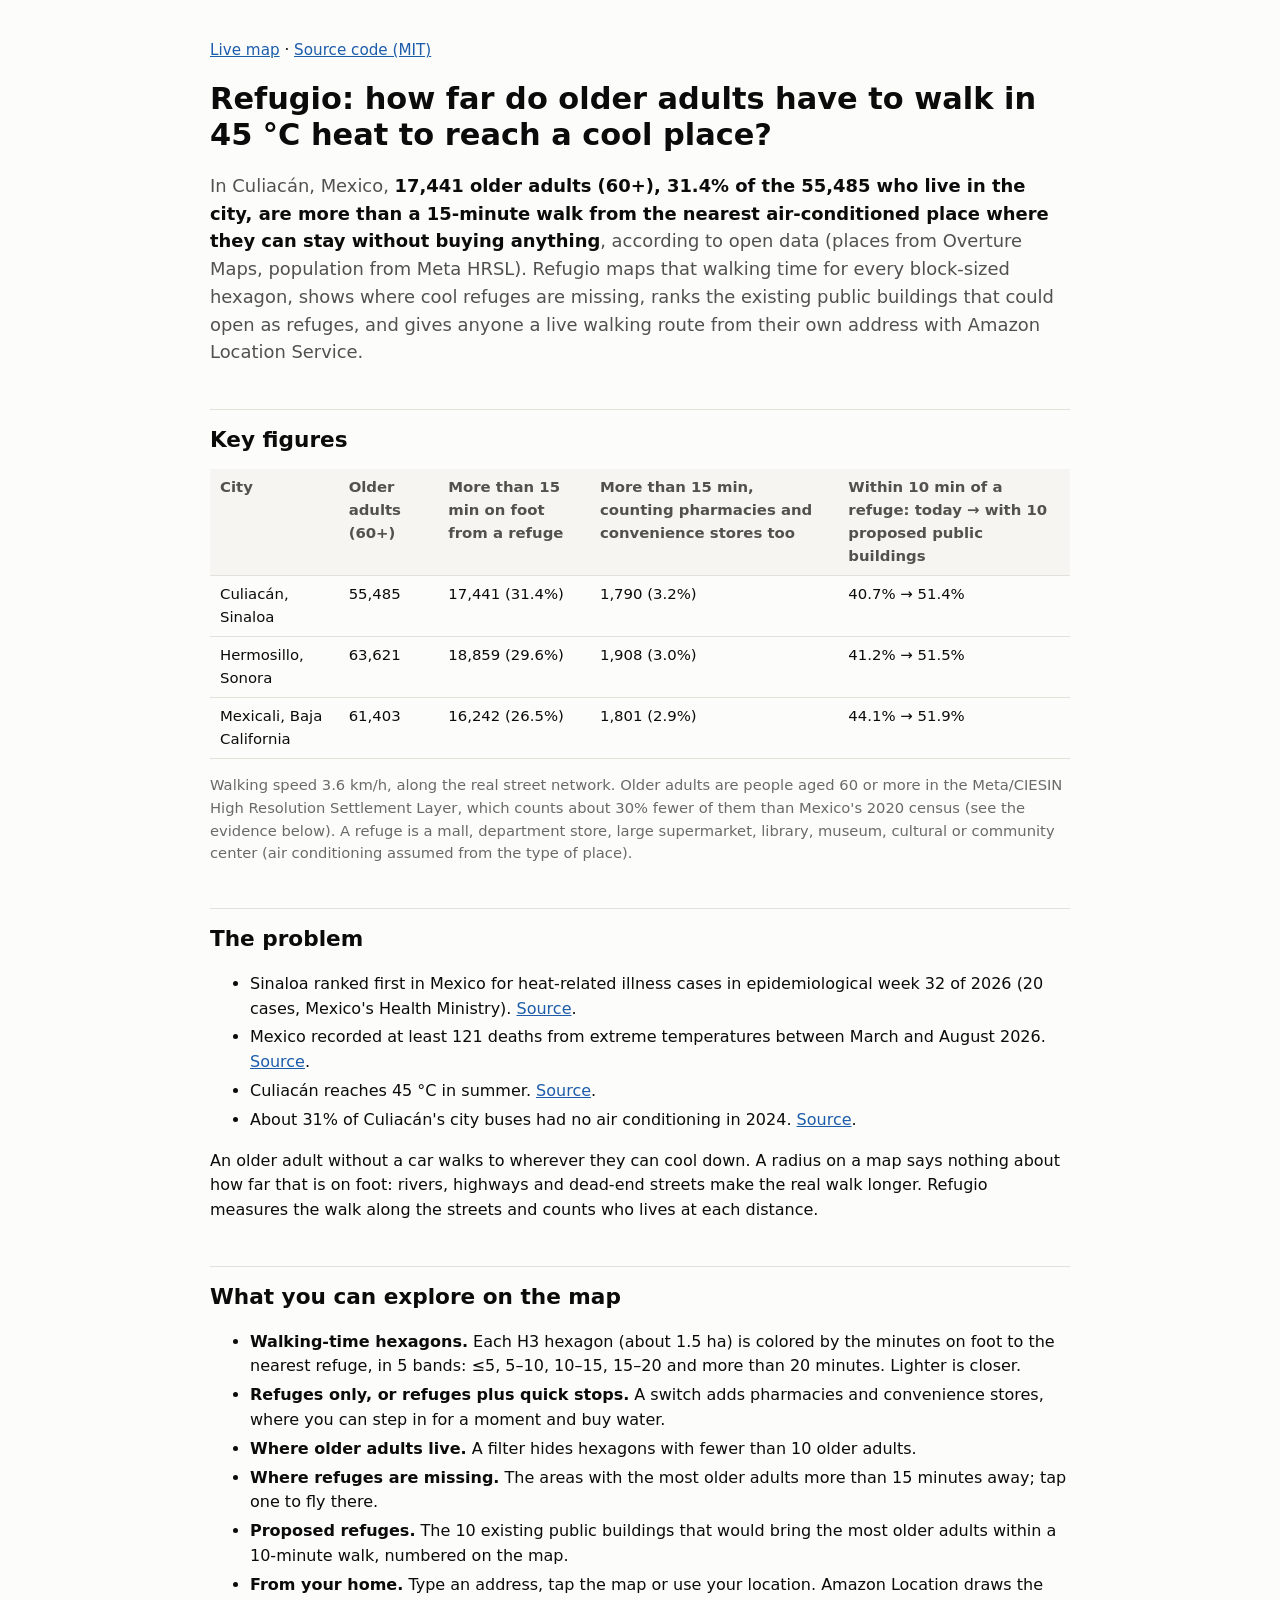
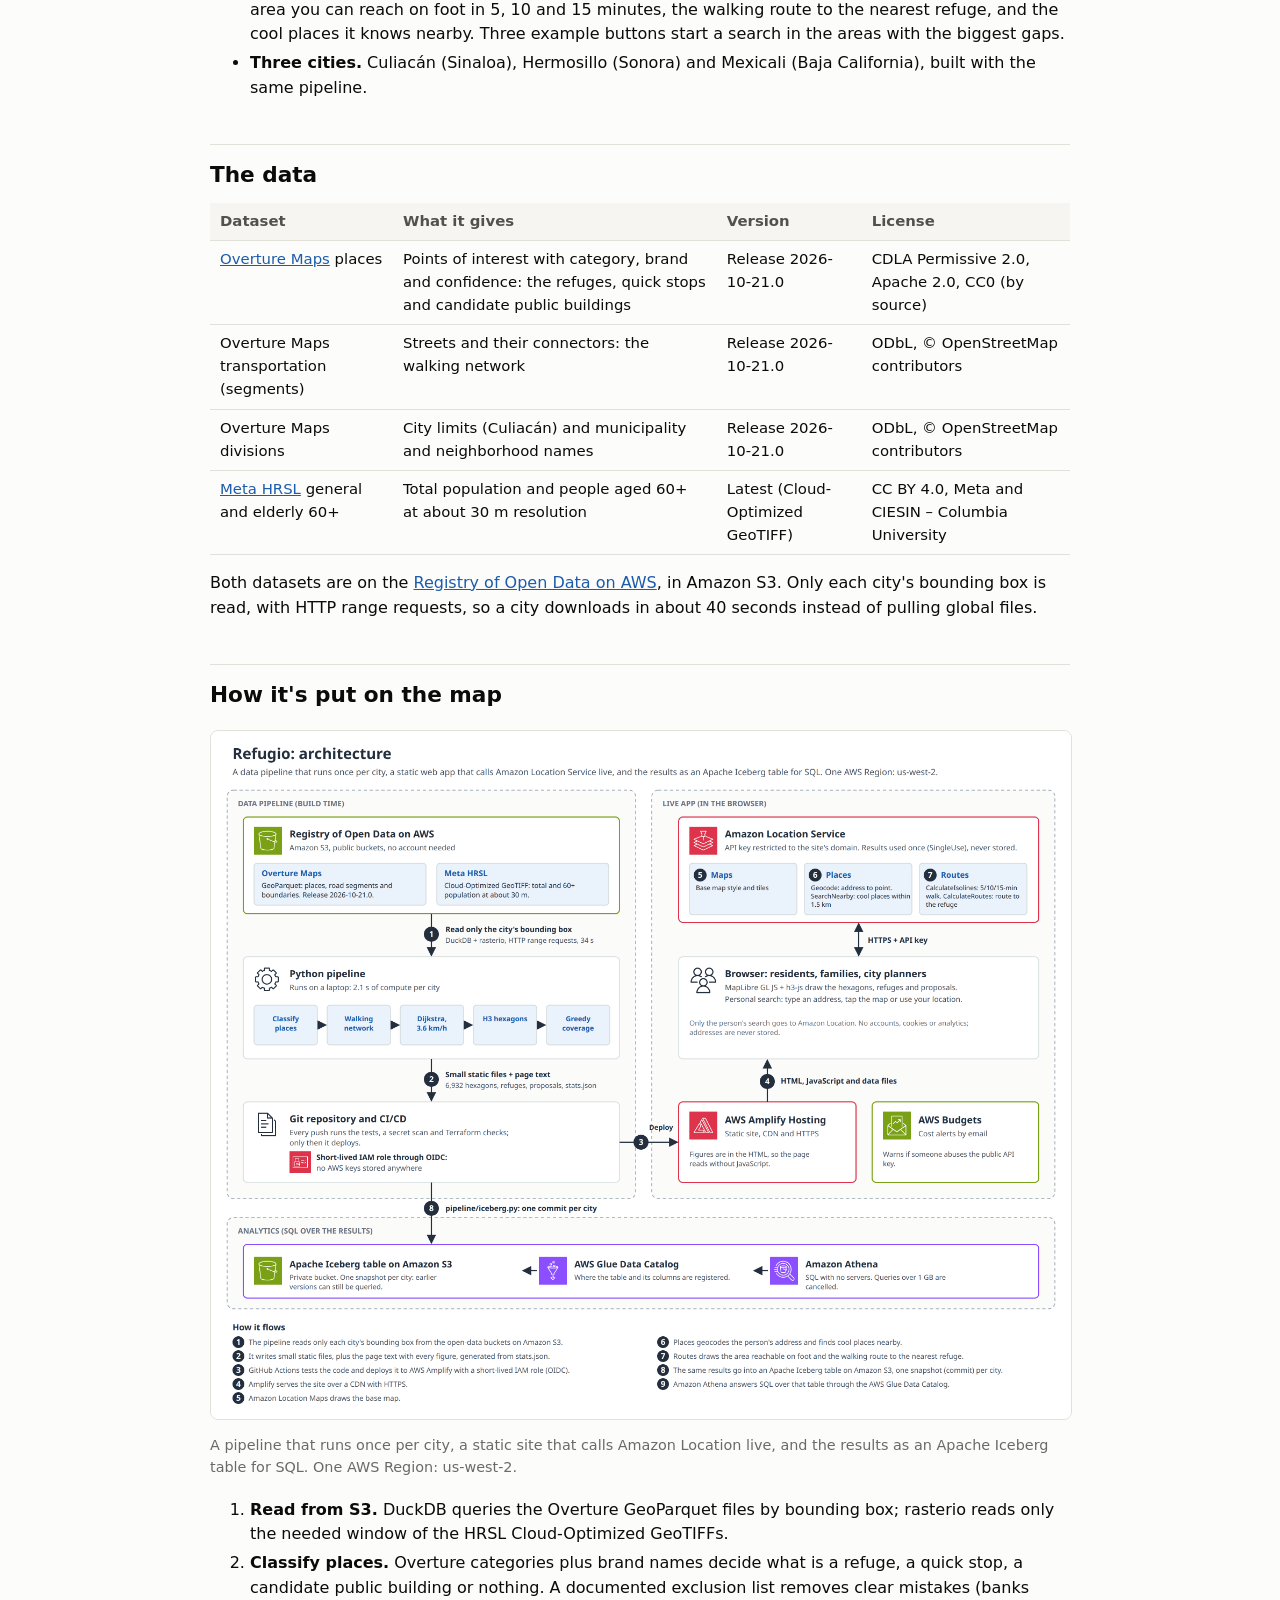
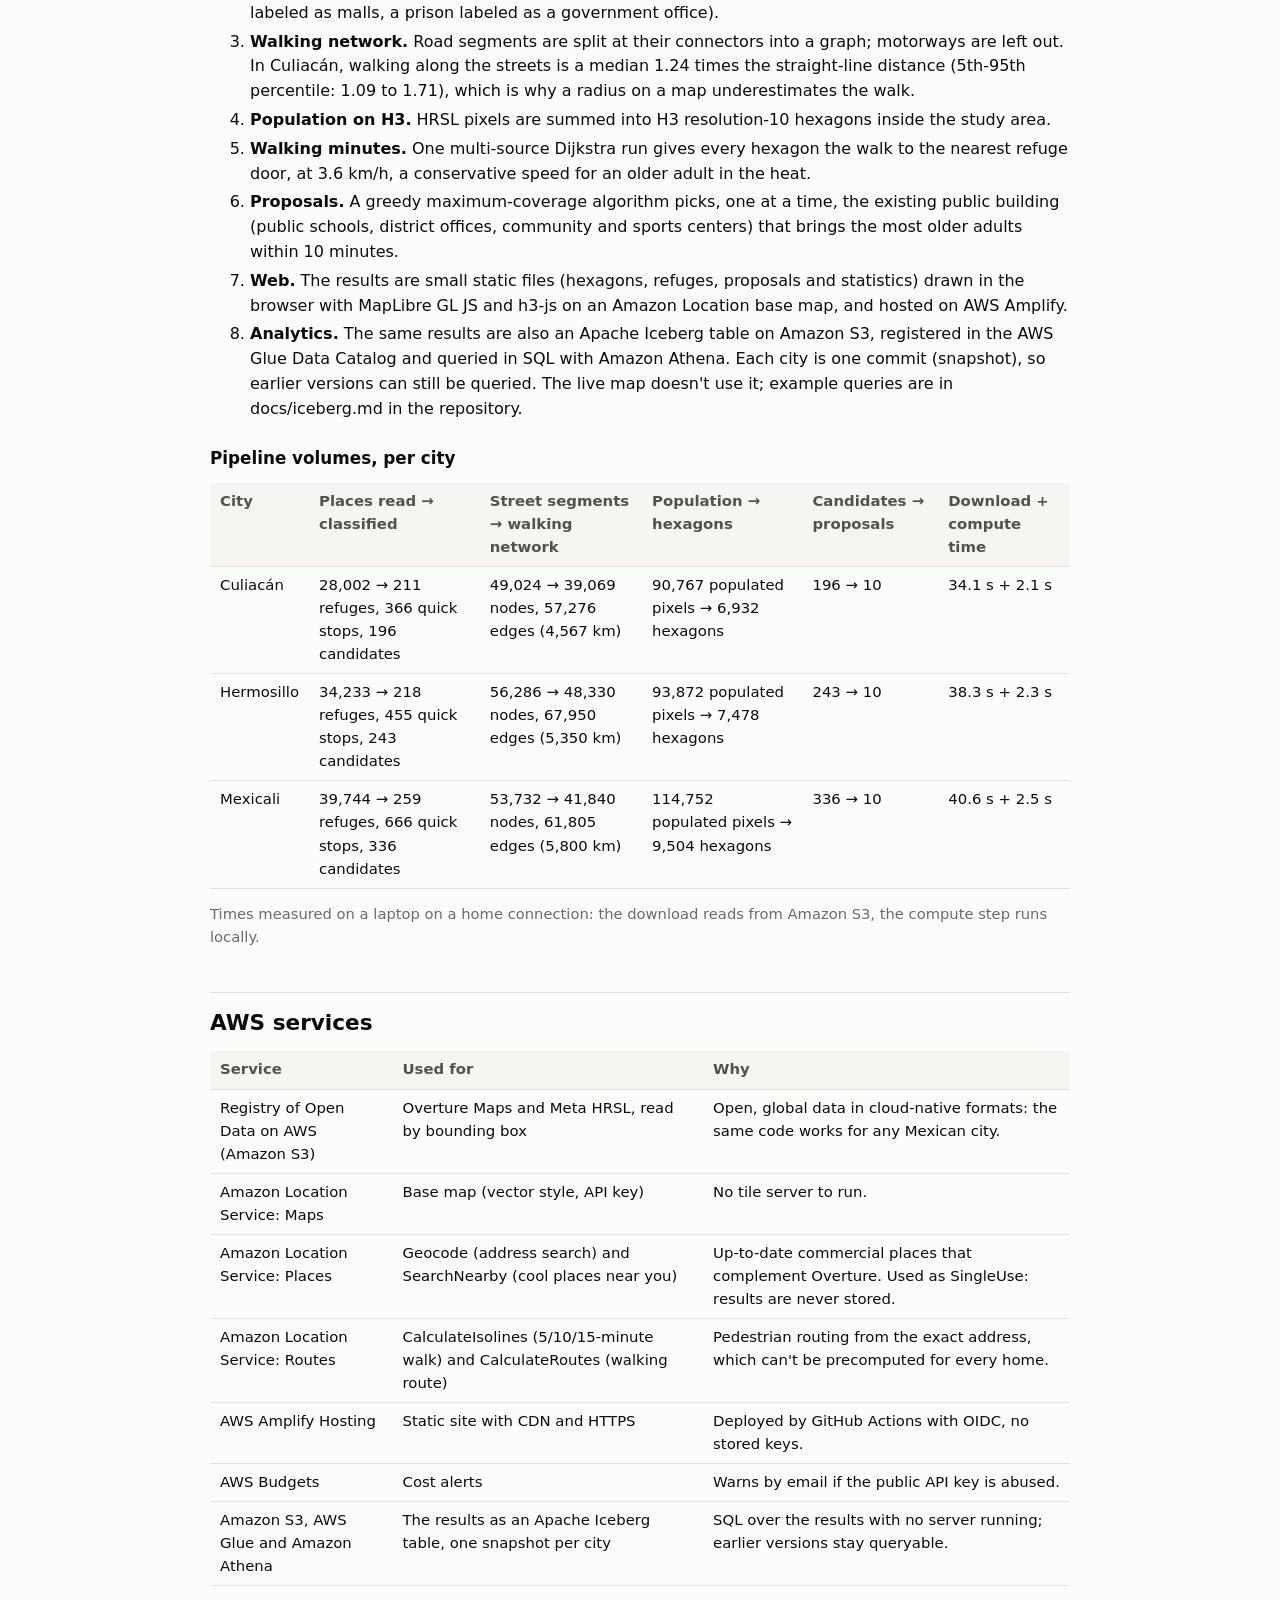
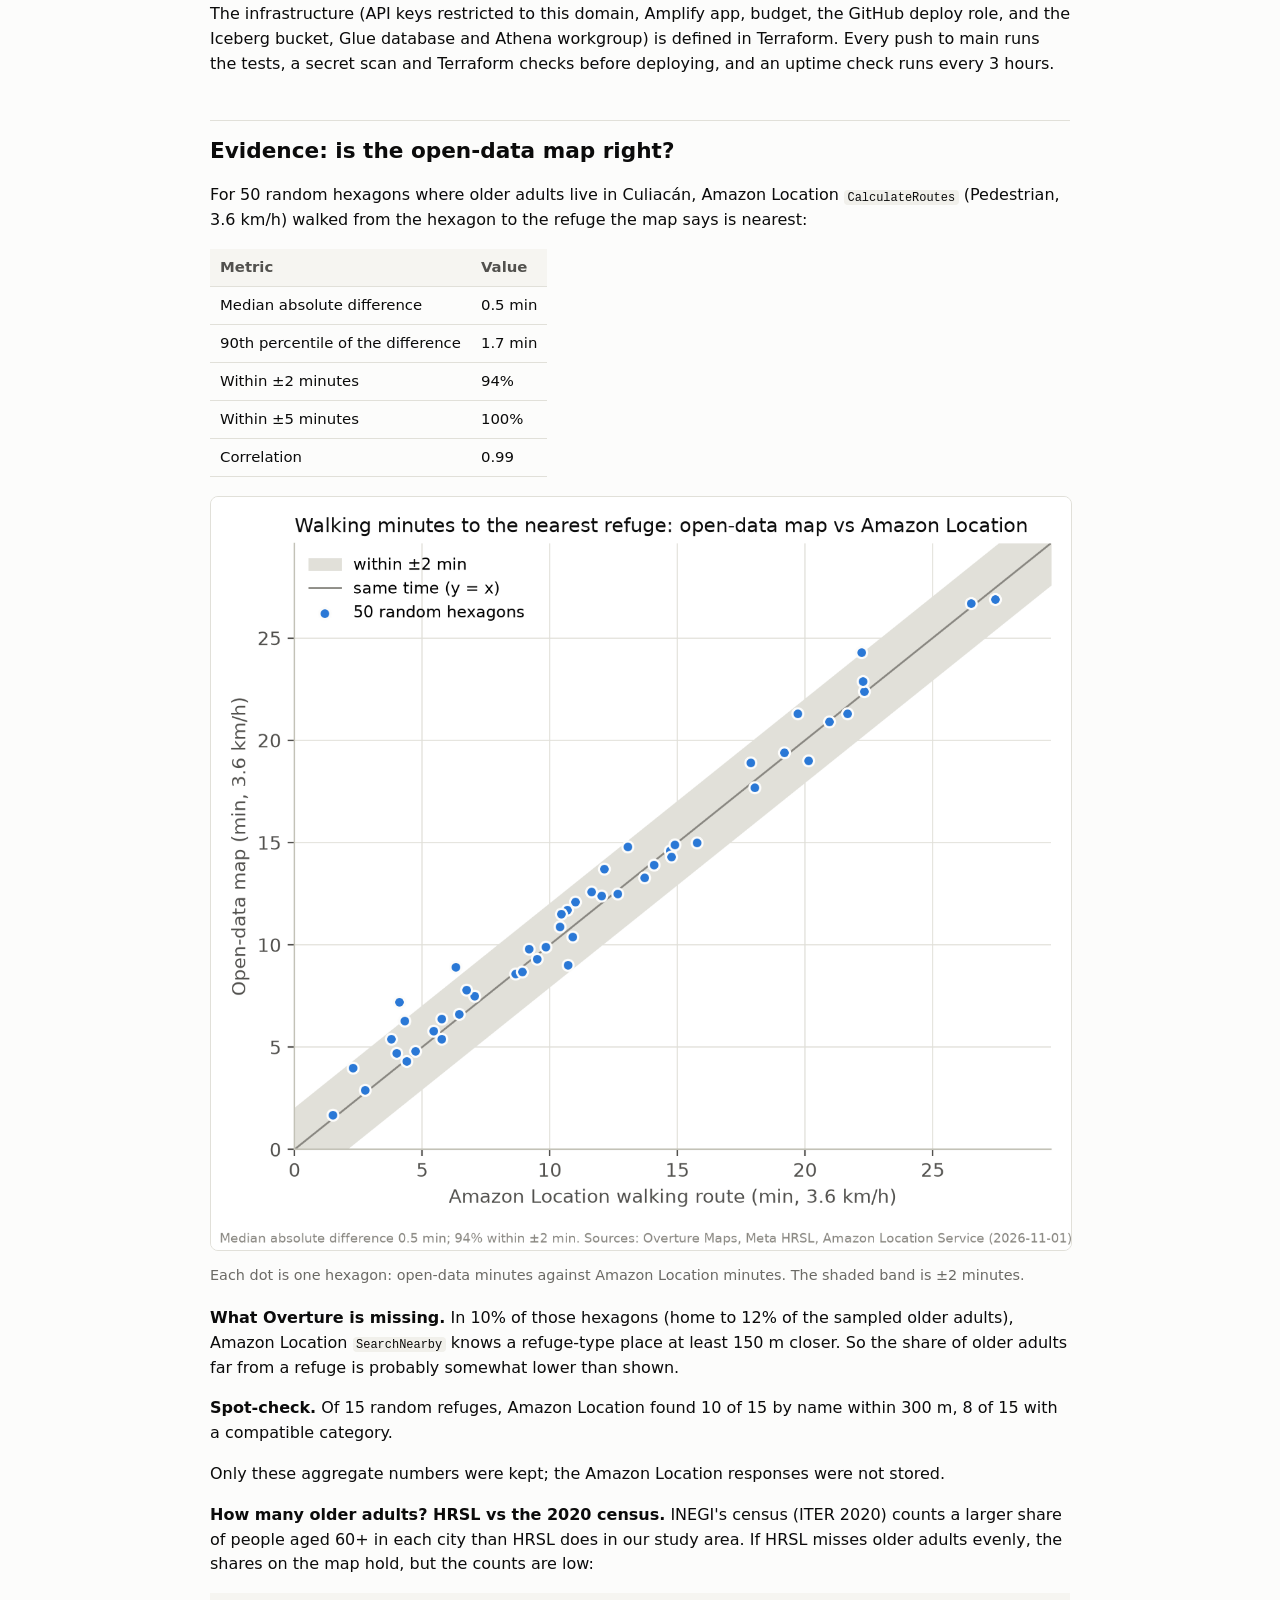
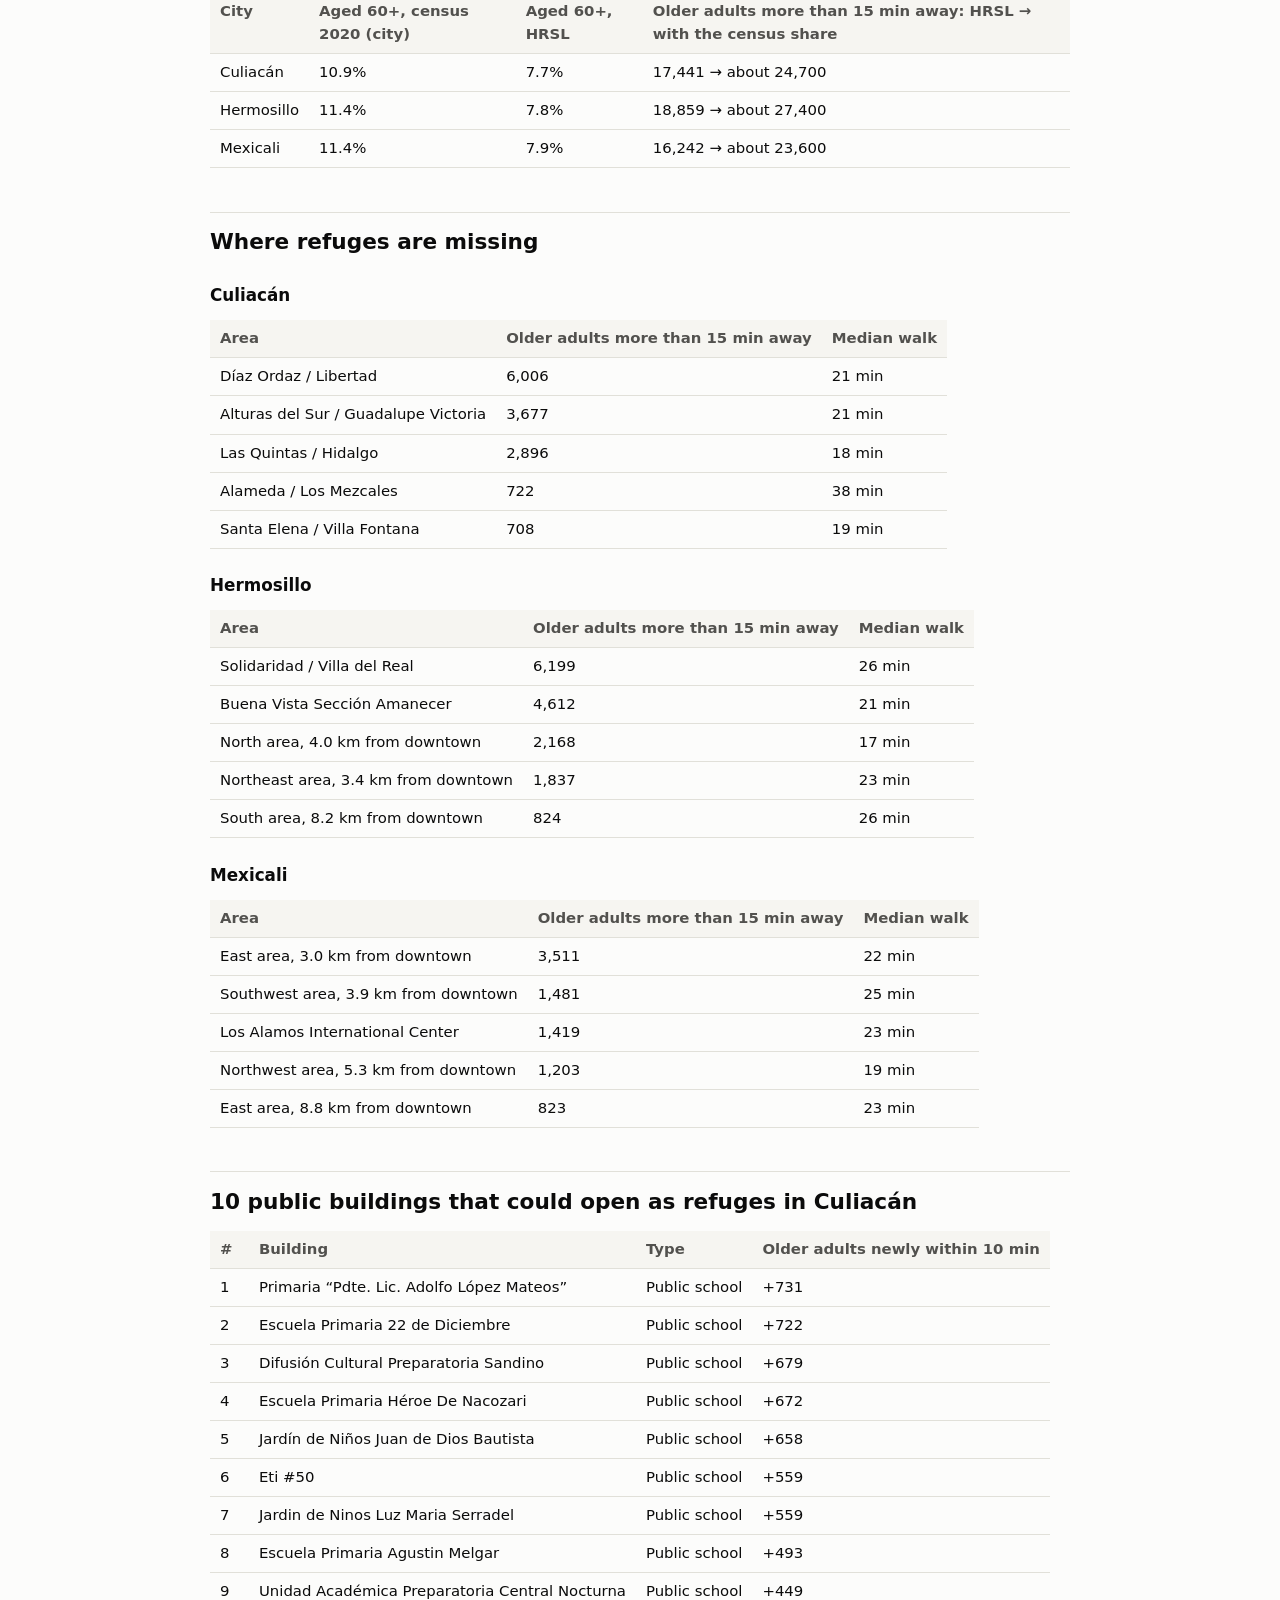
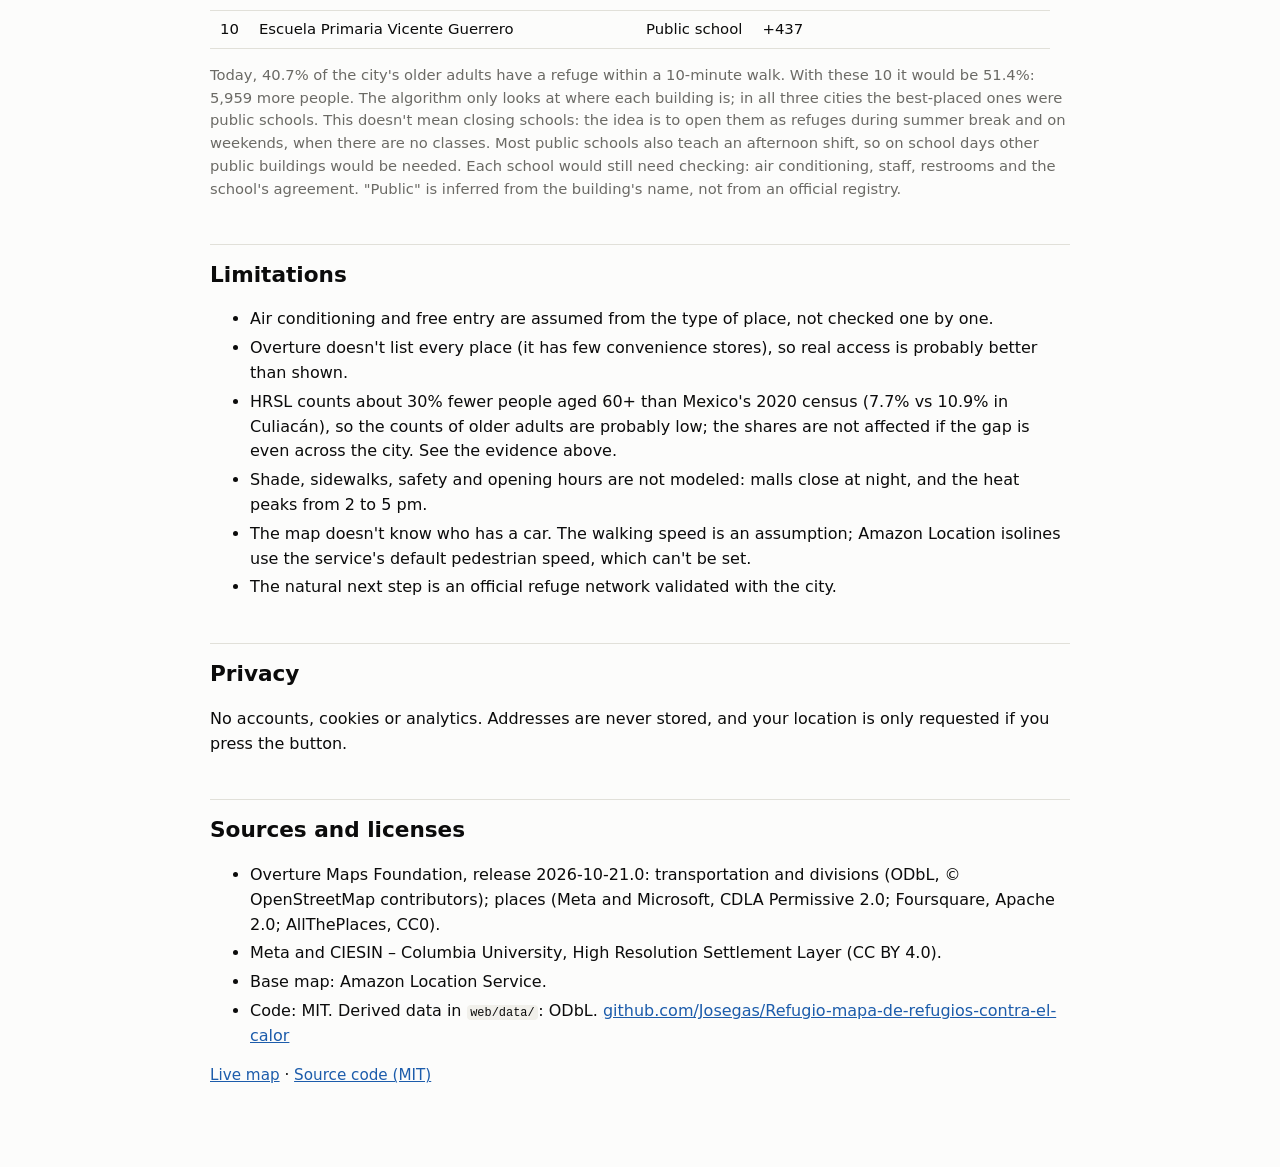
<file: web/about.html>
<!DOCTYPE html>
<html lang="en">
<head>
  <meta charset="utf-8">
  <meta name="viewport" content="width=device-width, initial-scale=1">
  <title>About Refugio: walking time to a cool place for older adults in 45 °C heat</title>
  <meta name="description" content="17,441 older adults in Culiacán, Mexico (31.4%) live more than a 15-minute walk from the nearest cool refuge. How the Refugio map was built from open data on AWS and Amazon Location Service, with results for Culiacán, Hermosillo and Mexicali.">
  <meta property="og:title" content="About Refugio: walking time to a cool place in 45 °C heat">
  <meta property="og:description" content="17,441 older adults in Culiacán, Mexico (31.4%) live more than a 15-minute walk from the nearest cool refuge. How the Refugio map was built from open data on AWS and Amazon Location Service, with results for Culiacán, Hermosillo and Mexicali.">
  <meta property="og:type" content="article">
  <meta property="og:image" content="https://main.d6r3007drgrwp.amplifyapp.com/og.png">
  <meta name="twitter:card" content="summary_large_image">
  <link rel="icon" href="favicon.svg" type="image/svg+xml">
  <link rel="stylesheet" href="about.css">
</head>
<body>
<!-- Generated by pipeline/render_html.py from web/data/*/stats.json and docs/validation.md. Do not edit by hand. -->
<main class="doc">
<p class="links"><a href="./">Live map</a> · <a href="https://github.com/Josegas/Refugio-mapa-de-refugios-contra-el-calor">Source code (MIT)</a></p>
<h1>Refugio: how far do older adults have to walk in 45 °C heat to reach a cool place?</h1>
<p class="lede">In Culiacán, Mexico, <strong>17,441 older adults (60+), 31.4% of the
55,485 who live in the city, are more than a 15-minute walk from the nearest air-conditioned place
where they can stay without buying anything</strong>, according to open data (places from Overture Maps, population from Meta HRSL). Refugio maps
that walking time for every block-sized hexagon, shows where cool refuges are missing, ranks the
existing public buildings that could open as refuges, and gives anyone a live walking route from
their own address with Amazon Location Service.</p>

<h2>Key figures</h2>

<table><thead><tr><th scope="col">City</th><th scope="col">Older adults (60+)</th><th scope="col">More than 15 min on foot from a refuge</th><th scope="col">More than 15 min, counting pharmacies and convenience stores too</th><th scope="col">Within 10 min of a refuge: today → with 10 proposed public buildings</th></tr></thead><tbody><tr><td>Culiacán, Sinaloa</td><td>55,485</td><td>17,441 (31.4%)</td><td>1,790 (3.2%)</td><td>40.7% → 51.4%</td></tr><tr><td>Hermosillo, Sonora</td><td>63,621</td><td>18,859 (29.6%)</td><td>1,908 (3.0%)</td><td>41.2% → 51.5%</td></tr><tr><td>Mexicali, Baja California</td><td>61,403</td><td>16,242 (26.5%)</td><td>1,801 (2.9%)</td><td>44.1% → 51.9%</td></tr></tbody></table>
<p class="note">Walking speed 3.6 km/h, along the real street network. Older adults are
people aged 60 or more in the Meta/CIESIN High Resolution Settlement Layer, which counts about 30% fewer of them
than Mexico's 2020 census (see the evidence below). A refuge is a mall, department
store, large supermarket, library, museum, cultural or community center (air conditioning assumed from the
type of place).</p>

<h2>The problem</h2>
<ul>
<li>Sinaloa ranked first in Mexico for heat-related illness cases in epidemiological week 32 of 2026 (20 cases, Mexico&#x27;s Health Ministry). <a href="https://www.yucatan.com.mx/merida/2026/08/20/otro-caso-de-golpe-de-calor-en-yucatan-en-mexico-hay-4-nuevas-defunciones.html">Source</a>.</li><li>Mexico recorded at least 121 deaths from extreme temperatures between March and August 2026. <a href="https://www.unotv.com/clima/muertes-calor-mexico-2026/">Source</a>.</li><li>Culiacán reaches 45 °C in summer. <a href="https://www.luznoticias.mx/2026-07-10/sinaloa/como-sobrevivir-a-un-golpe-de-calor-en-culiacan-la-capital-de-sinaloa-registra-hasta-45-c-/296549">Source</a>.</li><li>About 31% of Culiacán&#x27;s city buses had no air conditioning in 2024. <a href="https://www.luznoticias.mx/2024-07-13/sinaloa/culiacan-estas-son-las-rutas-donde-hay-menos-camiones-con-aire-acondicionado/211490">Source</a>.</li>
</ul>
<p>An older adult without a car walks to wherever they can cool down. A radius on a map says nothing about
how far that is on foot: rivers, highways and dead-end streets make the real walk longer. Refugio
measures the walk along the streets and counts who lives at each distance.</p>

<h2>What you can explore on the map</h2>
<ul>
<li><b>Walking-time hexagons.</b> Each H3 hexagon (about 1.5 ha) is colored by the minutes on foot to the
nearest refuge, in 5 bands: ≤5, 5–10, 10–15, 15–20 and more than 20 minutes. Lighter is closer.</li>
<li><b>Refuges only, or refuges plus quick stops.</b> A switch adds pharmacies and convenience stores, where
you can step in for a moment and buy water.</li>
<li><b>Where older adults live.</b> A filter hides hexagons with fewer than 10 older adults.</li>
<li><b>Where refuges are missing.</b> The areas with the most older adults more than 15 minutes away; tap one
to fly there.</li>
<li><b>Proposed refuges.</b> The 10 existing public buildings that would bring the most older adults within
a 10-minute walk, numbered on the map.</li>
<li><b>From your home.</b> Type an address, tap the map or use your location. Amazon Location draws the area
you can reach on foot in 5, 10 and 15 minutes, the walking route to the nearest refuge, and the cool places
it knows nearby. Three example buttons start a search in the areas with the biggest gaps.</li>
<li><b>Three cities.</b> Culiacán (Sinaloa), Hermosillo (Sonora) and Mexicali (Baja California), built with
the same pipeline.</li>
</ul>

<h2>The data</h2>

<table><thead><tr><th scope="col">Dataset</th><th scope="col">What it gives</th><th scope="col">Version</th><th scope="col">License</th></tr></thead><tbody><tr><td><a href="https://registry.opendata.aws/overture/">Overture Maps</a> places</td><td>Points of interest with category, brand and confidence: the refuges, quick stops and candidate public buildings</td><td>Release 2026-10-21.0</td><td>CDLA Permissive 2.0, Apache 2.0, CC0 (by source)</td></tr><tr><td>Overture Maps transportation (segments)</td><td>Streets and their connectors: the walking network</td><td>Release 2026-10-21.0</td><td>ODbL, © OpenStreetMap contributors</td></tr><tr><td>Overture Maps divisions</td><td>City limits (Culiacán) and municipality and neighborhood names</td><td>Release 2026-10-21.0</td><td>ODbL, © OpenStreetMap contributors</td></tr><tr><td><a href="https://registry.opendata.aws/dataforgood-fb-hrsl/">Meta HRSL</a> general and elderly 60+</td><td>Total population and people aged 60+ at about 30 m resolution</td><td>Latest (Cloud-Optimized GeoTIFF)</td><td>CC BY 4.0, Meta and CIESIN – Columbia University</td></tr></tbody></table>
<p>Both datasets are on the <a href="https://registry.opendata.aws/">Registry of Open Data on AWS</a>,
in Amazon S3. Only each city's bounding box is read, with HTTP range requests, so a city downloads in about
40 seconds instead of pulling global files.</p>

<h2>How it's put on the map</h2>
<figure><img src="img/k1_architecture.png" alt="Architecture diagram: a data pipeline reads Overture Maps and Meta HRSL from Amazon S3 and writes static files; GitHub Actions deploys them to AWS Amplify; the browser calls Amazon Location Maps, Places and Routes. The same results also go into an Apache Iceberg table on Amazon S3, queried with Amazon Athena through the AWS Glue Data Catalog." loading="lazy"><figcaption>A pipeline that runs once per city, a static site that calls Amazon Location live, and the results as an Apache Iceberg table for SQL. One AWS Region: us-west-2.</figcaption></figure>
<ol>
<li><b>Read from S3.</b> DuckDB queries the Overture GeoParquet files by bounding box; rasterio reads only the
needed window of the HRSL Cloud-Optimized GeoTIFFs.</li>
<li><b>Classify places.</b> Overture categories plus brand names decide what is a refuge, a quick stop, a
candidate public building or nothing. A documented exclusion list removes clear mistakes (banks labeled
as malls, a prison labeled as a government office).</li>
<li><b>Walking network.</b> Road segments are split at their connectors into a graph; motorways are left out.
In Culiacán, walking along the streets is a median 1.24 times the straight-line distance (5th-95th percentile:
1.09 to 1.71), which is why a radius on a map underestimates the walk.</li>
<li><b>Population on H3.</b> HRSL pixels are summed into H3 resolution-10 hexagons inside the study area.</li>
<li><b>Walking minutes.</b> One multi-source Dijkstra run gives every hexagon the walk to the nearest refuge
door, at 3.6 km/h, a conservative speed for an older adult in the heat.</li>
<li><b>Proposals.</b> A greedy maximum-coverage algorithm picks, one at a time, the existing public building
(public schools, district offices, community and sports centers) that brings the most older adults
within 10 minutes.</li>
<li><b>Web.</b> The results are small static files (hexagons, refuges, proposals and statistics) drawn in the
browser with MapLibre GL JS and h3-js on an Amazon Location base map, and hosted on AWS Amplify.</li>
<li><b>Analytics.</b> The same results are also an Apache Iceberg table on Amazon S3, registered in the AWS Glue
Data Catalog and queried in SQL with Amazon Athena. Each city is one commit (snapshot), so earlier versions can
still be queried. The live map doesn't use it; example queries are in docs/iceberg.md in the repository.</li>
</ol>
<h3>Pipeline volumes, per city</h3>

<table><thead><tr><th scope="col">City</th><th scope="col">Places read → classified</th><th scope="col">Street segments → walking network</th><th scope="col">Population → hexagons</th><th scope="col">Candidates → proposals</th><th scope="col">Download + compute time</th></tr></thead><tbody><tr><td>Culiacán</td><td>28,002 → 211 refuges, 366 quick stops, 196 candidates</td><td>49,024 → 39,069 nodes, 57,276 edges (4,567 km)</td><td>90,767 populated pixels → 6,932 hexagons</td><td>196 → 10</td><td>34.1 s + 2.1 s</td></tr><tr><td>Hermosillo</td><td>34,233 → 218 refuges, 455 quick stops, 243 candidates</td><td>56,286 → 48,330 nodes, 67,950 edges (5,350 km)</td><td>93,872 populated pixels → 7,478 hexagons</td><td>243 → 10</td><td>38.3 s + 2.3 s</td></tr><tr><td>Mexicali</td><td>39,744 → 259 refuges, 666 quick stops, 336 candidates</td><td>53,732 → 41,840 nodes, 61,805 edges (5,800 km)</td><td>114,752 populated pixels → 9,504 hexagons</td><td>336 → 10</td><td>40.6 s + 2.5 s</td></tr></tbody></table>
<p class="note">Times measured on a laptop on a home connection: the download reads from Amazon S3,
the compute step runs locally.</p>

<h2>AWS services</h2>

<table><thead><tr><th scope="col">Service</th><th scope="col">Used for</th><th scope="col">Why</th></tr></thead><tbody><tr><td>Registry of Open Data on AWS (Amazon S3)</td><td>Overture Maps and Meta HRSL, read by bounding box</td><td>Open, global data in cloud-native formats: the same code works for any Mexican city.</td></tr><tr><td>Amazon Location Service: Maps</td><td>Base map (vector style, API key)</td><td>No tile server to run.</td></tr><tr><td>Amazon Location Service: Places</td><td>Geocode (address search) and SearchNearby (cool places near you)</td><td>Up-to-date commercial places that complement Overture. Used as SingleUse: results are never stored.</td></tr><tr><td>Amazon Location Service: Routes</td><td>CalculateIsolines (5/10/15-minute walk) and CalculateRoutes (walking route)</td><td>Pedestrian routing from the exact address, which can't be precomputed for every home.</td></tr><tr><td>AWS Amplify Hosting</td><td>Static site with CDN and HTTPS</td><td>Deployed by GitHub Actions with OIDC, no stored keys.</td></tr><tr><td>AWS Budgets</td><td>Cost alerts</td><td>Warns by email if the public API key is abused.</td></tr><tr><td>Amazon S3, AWS Glue and Amazon Athena</td><td>The results as an Apache Iceberg table, one snapshot per city</td><td>SQL over the results with no server running; earlier versions stay queryable.</td></tr></tbody></table>
<p>The infrastructure (API keys restricted to this domain, Amplify app, budget, the GitHub deploy
role, and the Iceberg bucket, Glue database and Athena workgroup) is defined in Terraform. Every push to main runs the tests, a secret scan and Terraform checks before
deploying, and an uptime check runs every 3 hours.</p>

<h2>Evidence: is the open-data map right?</h2>
<p>For 50 random hexagons where older adults live in Culiacán, Amazon Location <code>CalculateRoutes</code>
(Pedestrian, 3.6 km/h) walked from the hexagon to the refuge the map says is nearest:</p>

<table><thead><tr><th scope="col">Metric</th><th scope="col">Value</th></tr></thead><tbody><tr><td>Median absolute difference</td><td>0.5 min</td></tr><tr><td>90th percentile of the difference</td><td>1.7 min</td></tr><tr><td>Within ±2 minutes</td><td>94%</td></tr><tr><td>Within ±5 minutes</td><td>100%</td></tr><tr><td>Correlation</td><td>0.99</td></tr></tbody></table>
<figure><img src="img/k8_validation_culiacan.png" alt="Scatter plot of walking minutes, open-data map versus Amazon Location routes, for 50 random hexagons: the points sit on the y = x line." loading="lazy"><figcaption>Each dot is one hexagon: open-data minutes against Amazon Location minutes. The shaded band is ±2 minutes.</figcaption></figure>
<p><b>What Overture is missing.</b> In 10%
of those hexagons (home to 12% of the sampled older adults),
Amazon Location <code>SearchNearby</code> knows a refuge-type place at least 150 m closer. So the share of older
adults far from a refuge is probably somewhat lower than shown.</p>
<p><b>Spot-check.</b> Of 15 random refuges, Amazon Location found 10 of 15 by
name within 300 m, 8 of 15 with a compatible category.</p>
<p>Only these aggregate numbers were kept; the Amazon Location responses were not stored.</p>
<p><b>How many older adults? HRSL vs the 2020 census.</b> INEGI's census (ITER 2020) counts a larger share of people aged 60+ in each city than HRSL does in our study area. If HRSL misses older adults evenly, the shares on the map hold, but the counts are low:</p><table><thead><tr><th scope="col">City</th><th scope="col">Aged 60+, census 2020 (city)</th><th scope="col">Aged 60+, HRSL</th><th scope="col">Older adults more than 15 min away: HRSL → with the census share</th></tr></thead><tbody><tr><td>Culiacán</td><td>10.9%</td><td>7.7%</td><td>17,441 → about 24,700</td></tr><tr><td>Hermosillo</td><td>11.4%</td><td>7.8%</td><td>18,859 → about 27,400</td></tr><tr><td>Mexicali</td><td>11.4%</td><td>7.9%</td><td>16,242 → about 23,600</td></tr></tbody></table>

<h2>Where refuges are missing</h2>

<h3>Culiacán</h3>
<table><thead><tr><th scope="col">Area</th><th scope="col">Older adults more than 15 min away</th><th scope="col">Median walk</th></tr></thead><tbody><tr><td>Díaz Ordaz / Libertad</td><td>6,006</td><td>21 min</td></tr><tr><td>Alturas del Sur / Guadalupe Victoria</td><td>3,677</td><td>21 min</td></tr><tr><td>Las Quintas / Hidalgo</td><td>2,896</td><td>18 min</td></tr><tr><td>Alameda / Los Mezcales</td><td>722</td><td>38 min</td></tr><tr><td>Santa Elena / Villa Fontana</td><td>708</td><td>19 min</td></tr></tbody></table>
<h3>Hermosillo</h3>
<table><thead><tr><th scope="col">Area</th><th scope="col">Older adults more than 15 min away</th><th scope="col">Median walk</th></tr></thead><tbody><tr><td>Solidaridad / Villa del Real</td><td>6,199</td><td>26 min</td></tr><tr><td>Buena Vista Sección Amanecer</td><td>4,612</td><td>21 min</td></tr><tr><td>North area, 4.0 km from downtown</td><td>2,168</td><td>17 min</td></tr><tr><td>Northeast area, 3.4 km from downtown</td><td>1,837</td><td>23 min</td></tr><tr><td>South area, 8.2 km from downtown</td><td>824</td><td>26 min</td></tr></tbody></table>
<h3>Mexicali</h3>
<table><thead><tr><th scope="col">Area</th><th scope="col">Older adults more than 15 min away</th><th scope="col">Median walk</th></tr></thead><tbody><tr><td>East area, 3.0 km from downtown</td><td>3,511</td><td>22 min</td></tr><tr><td>Southwest area, 3.9 km from downtown</td><td>1,481</td><td>25 min</td></tr><tr><td>Los Alamos International Center</td><td>1,419</td><td>23 min</td></tr><tr><td>Northwest area, 5.3 km from downtown</td><td>1,203</td><td>19 min</td></tr><tr><td>East area, 8.8 km from downtown</td><td>823</td><td>23 min</td></tr></tbody></table>
<h2>10 public buildings that could open as refuges in Culiacán</h2>
<table><thead><tr><th scope="col">#</th><th scope="col">Building</th><th scope="col">Type</th><th scope="col">Older adults newly within 10 min</th></tr></thead><tbody><tr><td>1</td><td>Primaria “Pdte. Lic. Adolfo López Mateos”</td><td>Public school</td><td>+731</td></tr><tr><td>2</td><td>Escuela Primaria 22 de Diciembre</td><td>Public school</td><td>+722</td></tr><tr><td>3</td><td>Difusión Cultural Preparatoria Sandino</td><td>Public school</td><td>+679</td></tr><tr><td>4</td><td>Escuela Primaria Héroe De Nacozari</td><td>Public school</td><td>+672</td></tr><tr><td>5</td><td>Jardín de Niños Juan de Dios Bautista</td><td>Public school</td><td>+658</td></tr><tr><td>6</td><td>Eti #50</td><td>Public school</td><td>+559</td></tr><tr><td>7</td><td>Jardin de Ninos Luz Maria Serradel</td><td>Public school</td><td>+559</td></tr><tr><td>8</td><td>Escuela Primaria Agustin Melgar</td><td>Public school</td><td>+493</td></tr><tr><td>9</td><td>Unidad Académica Preparatoria Central Nocturna</td><td>Public school</td><td>+449</td></tr><tr><td>10</td><td>Escuela Primaria Vicente Guerrero</td><td>Public school</td><td>+437</td></tr></tbody></table>
<p class="note">Today, 40.7% of the city's older adults have a refuge within a 10-minute walk.
With these 10 it would be 51.4%: 5,959 more people.
The algorithm only looks at where each building is; in all three cities the best-placed ones were public schools.
This doesn't mean closing schools: the idea is to open them as refuges during summer break and on weekends, when
there are no classes. Most public schools also teach an afternoon shift, so on school days other public buildings
would be needed. Each school would still need checking: air conditioning, staff, restrooms and the school's agreement. "Public" is inferred from the building's name, not from an official
registry.</p>

<h2>Limitations</h2>
<ul>
<li>Air conditioning and free entry are assumed from the type of place, not checked one by one.</li>
<li>Overture doesn't list every place (it has few convenience stores), so real access is probably better than shown.</li>
<li>HRSL counts about 30% fewer people aged 60+ than Mexico's 2020 census (7.7% vs
10.9% in Culiacán), so the counts of older adults are probably low; the shares are not
affected if the gap is even across the city. See the evidence above.</li>
<li>Shade, sidewalks, safety and opening hours are not modeled: malls close at night, and the heat peaks from 2 to 5 pm.</li>
<li>The map doesn't know who has a car. The walking speed is an assumption; Amazon Location isolines use the
service's default pedestrian speed, which can't be set.</li>
<li>The natural next step is an official refuge network validated with the city.</li>
</ul>

<h2>Privacy</h2>
<p>No accounts, cookies or analytics. Addresses are never stored, and your location is only requested if
you press the button.</p>

<h2>Sources and licenses</h2>
<ul>
<li>Overture Maps Foundation, release 2026-10-21.0: transportation and divisions (ODbL,
© OpenStreetMap contributors); places (Meta and Microsoft, CDLA Permissive 2.0; Foursquare, Apache 2.0;
AllThePlaces, CC0).</li>
<li>Meta and CIESIN – Columbia University, High Resolution Settlement Layer (CC BY 4.0).</li>
<li>Base map: Amazon Location Service.</li>
<li>Code: MIT. Derived data in <code>web/data/</code>: ODbL. <a href="https://github.com/Josegas/Refugio-mapa-de-refugios-contra-el-calor">github.com/Josegas/Refugio-mapa-de-refugios-contra-el-calor</a></li>
</ul>
<p class="links"><a href="./">Live map</a> · <a href="https://github.com/Josegas/Refugio-mapa-de-refugios-contra-el-calor">Source code (MIT)</a></p>
</main>
</body>
</html>
</file>
<file: web/about.css>
/* Styles for about.html: a plain, readable article page. Same colors as the map (style.css). */

:root {
  --surface: #fcfcfb;
  --ink: #0b0b0b;
  --ink-2: #52514e;
  --muted: #6b6a65;
  --hairline: #e1e0d9;
  --accent: #1c5cab;
  font-family: system-ui, -apple-system, "Segoe UI", sans-serif;
  color: var(--ink);
  background: var(--surface);
  line-height: 1.55;
}

body { margin: 0; }
.doc { max-width: 860px; margin: 0 auto; padding: 24px 20px 64px; }

h1 { font-size: 1.9rem; line-height: 1.2; margin: 0.6em 0 0.4em; }
h2 { font-size: 1.35rem; margin: 2em 0 0.5em; padding-top: 0.6em; border-top: 1px solid var(--hairline); }
h3 { font-size: 1.05rem; margin: 1.4em 0 0.4em; }
.lede { font-size: 1.12rem; color: var(--ink-2); }
.lede strong { color: var(--ink); }
.note { color: var(--muted); font-size: 0.92rem; }
.links { font-size: 0.95rem; }

a { color: var(--accent); }
code { font-size: 0.92em; background: #f1f0eb; padding: 0.05em 0.3em; border-radius: 4px; }
li { margin: 0.25em 0; }

/* Tables scroll sideways on phones instead of breaking the layout */
table { width: 100%; border-collapse: collapse; margin: 0.8em 0; font-size: 0.93rem; display: block; overflow-x: auto; }
th, td { text-align: left; vertical-align: top; padding: 7px 10px; border-bottom: 1px solid var(--hairline); }
th { color: var(--ink-2); font-weight: 600; background: #f6f5f1; }
td:first-child { font-weight: 500; }

figure { margin: 1.2em 0; }
figure img { width: 100%; height: auto; border: 1px solid var(--hairline); border-radius: 8px; }
figcaption { color: var(--muted); font-size: 0.9rem; margin-top: 0.4em; }
</file>
